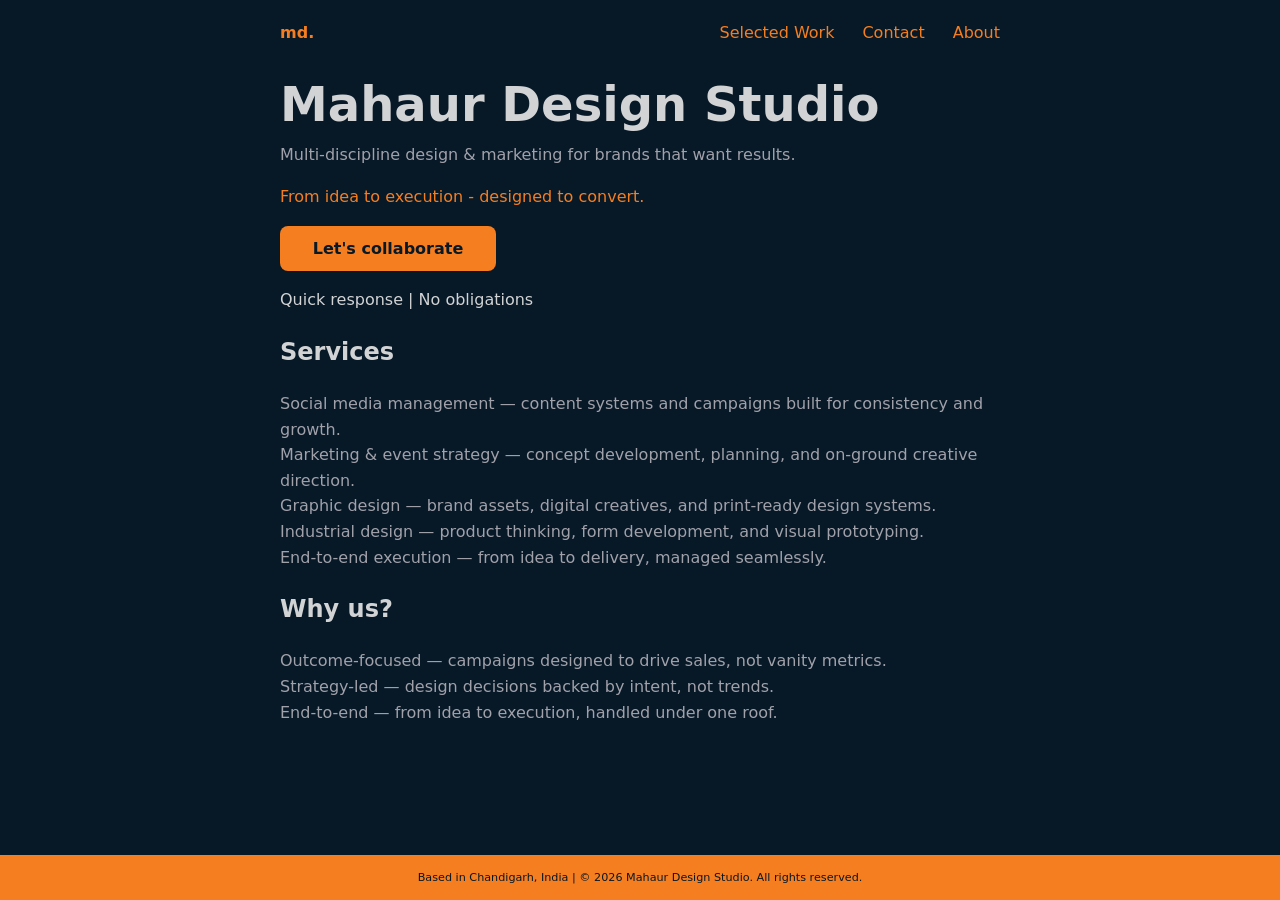
<file: index.html>
<!DOCTYPE html>
<html lang="en">

<head>
    <meta charset="UTF-8">
    <meta name="viewport" content="width=device-width, initial-scale=1.0">
    <title>Mahaur Design Studio</title>
    <link rel="stylesheet" href="styles.css">
    <link rel="icon" href="assets/favicon.png" type="image/png">
    <meta name="description"
        content="Multi-discipline design & marketing for brands that want results: social media management, marketing & events, graphic and industrial design.">
    <meta property="og:title" content="Mahaur Design Studio">
    <meta property="og:description"
        content="Multi-discipline design & marketing for brands that want results: social media management, marketing & events, graphic and industrial design.">
    <meta property="og:type" content="website">
    <meta property="og:url" content="https://www.mdstudio.in/">
    <meta property="og:image" content="https://www.mdstudio.in/assets/og_image.png">
</head>

<body>
    <header class="wrap">
        <nav class="navbar">
            <div class="logo">
                <a href="/">md.</a>
            </div>
            <div class="nav-links">
                <a href="./work.html">Selected Work</a>
                <a href="mailto:shivam@mdstudio.in">Contact</a>
                <a href="./about.html">About</a>
            </div>
        </nav>
    </header>
    <main class="wrap">
        <section class="hero">
            <h1>Mahaur Design Studio</h1>
            <p class="lead">Multi-discipline design & marketing for brands that want results.</p>
            <p class="subhead">From idea to execution - designed to convert.</p>
            <div class="cta">
                <a href="mailto:shivam@mdstudio.in">Let's collaborate</a>
            </div>
            <p>Quick response | No obligations</p>
        </section>
        <section class="services">
            <h2>Services</h2>
            <p class="lead">Social media management — content systems and campaigns built for consistency and growth.
            </p>
            <p class="lead">Marketing & event strategy — concept development, planning, and on-ground creative
                direction.</p>
            <p class="lead">Graphic design — brand assets, digital creatives, and print-ready design systems.</p>
            <p class="lead">Industrial design — product thinking, form development, and visual prototyping.</p>
            <p class="lead">End-to-end execution — from idea to delivery, managed seamlessly.</p>
        </section>
        <section id="about">
            <h2>Why us?</h2>
            <p class="lead">Outcome-focused — campaigns designed to drive sales, not vanity metrics.</p>
            <p class="lead">Strategy-led — design decisions backed by intent, not trends.</p>
            <p class="lead">End-to-end — from idea to execution, handled under one roof.</p>
        </section>
    </main>
    <footer class="footer">
        <p>Based in Chandigarh, India | &copy; 2026 Mahaur Design Studio. All rights reserved.</p>
    </footer>
</body>

</html>
</file>
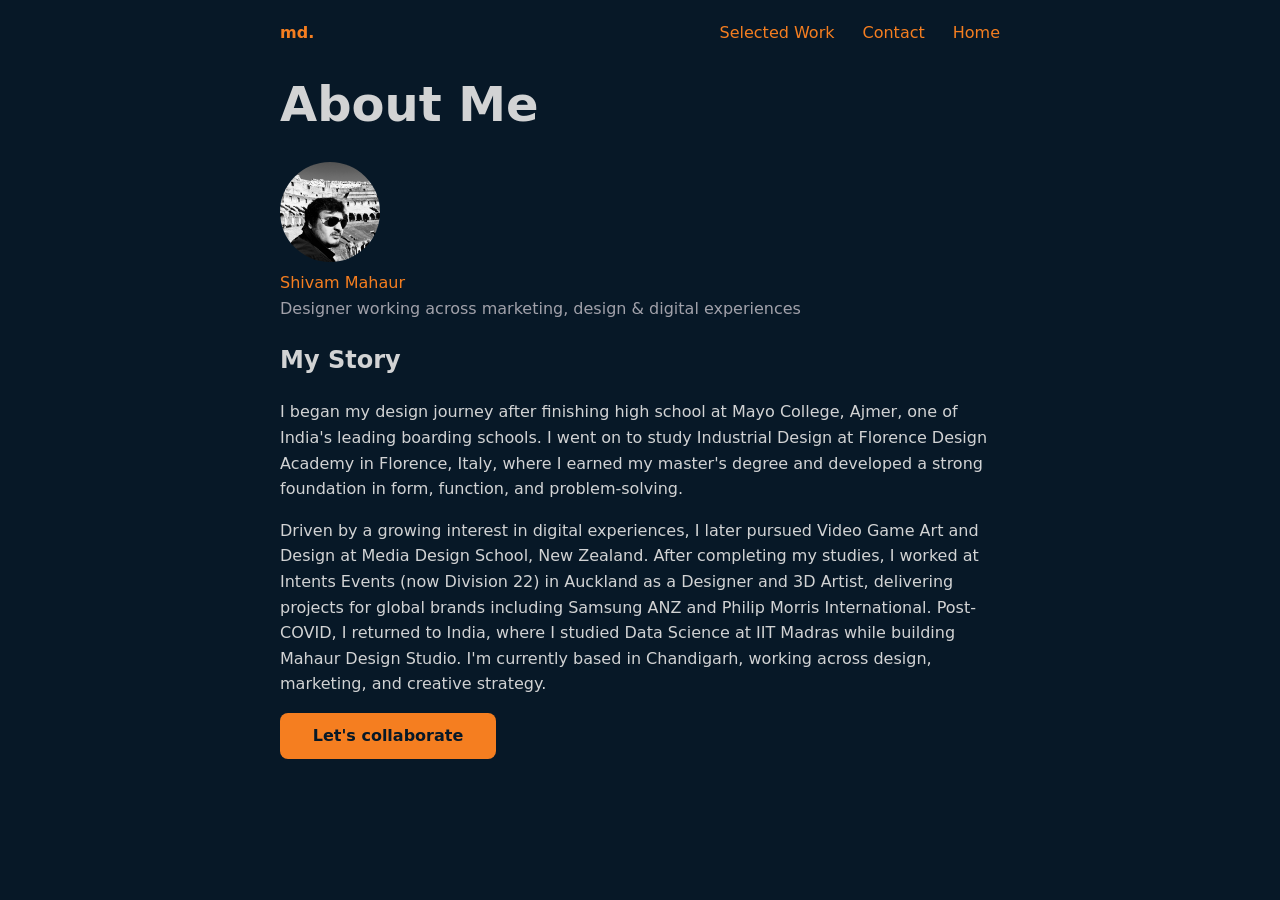
<file: about.html>
<!DOCTYPE html>
<html lang="en">

<head>
    <meta charset="UTF-8">
    <meta name="viewport" content="width=device-width, initial-scale=1.0">
    <title>About Me</title>
    <link rel="stylesheet" href="styles.css">
    <link rel="icon" href="assets/favicon.png" type="image/png">
    <meta name="description"
        content="Multi-discipline design & marketing for brands that want results: social media management, marketing & events, graphic and industrial design.">
    <meta property="og:title" content="Mahaur Design Studio">
    <meta property="og:type" content="website">
    <meta property="og:url" content="https://www.mdstudio.in/">
    <meta property="og:image" content="assets/og_image.png">
</head>

<body>
    <header class="wrap">
        <nav class="navbar">
            <div class="logo">
                <a href="/">md.</a>
            </div>
            <div class="nav-links">
                <a href="./work.html">Selected Work</a>
                <a href="mailto:shivam@mdstudio.in">Contact</a>
                <a href="./index.html">Home</a>
            </div>
        </nav>
    </header>
    <main class="wrap">
        <section class="hero">
            <h1 class="about">About Me</h1>
            <img class="smphoto" src="./assets/smphoto.png" alt="Shivam Mahaur Photo">
            <p class="lead-about">Shivam Mahaur</p>
            <p class="subhead-about">Designer working across marketing, design & digital experiences</p>
        </section>
        <section class="services">
            <h2>My Story</h2>
            <p>
                I began my design journey after finishing high school at Mayo College, Ajmer, one of India's leading
                boarding schools.
                I went on to study Industrial Design at Florence Design Academy in Florence, Italy,
                where I earned my master's degree and developed a strong foundation in form, function, and
                problem-solving.
            </p>
            <p>
                Driven by a growing interest in digital experiences, I later pursued Video Game Art and Design at Media
                Design School,
                New Zealand. After completing my studies, I worked at Intents Events (now Division 22) in Auckland as a
                Designer and
                3D Artist, delivering projects for global brands including Samsung ANZ and Philip Morris International.
                Post-COVID, I returned to India, where I studied Data Science at IIT Madras while building Mahaur Design
                Studio.
                I'm currently based in Chandigarh, working across design, marketing, and creative strategy.
            </p>
            <div class="cta">
                <a href="mailto:shivam@mdstudio.in">Let's collaborate</a>
            </div>
        </section>
    </main>
</body>

</html>
</file>
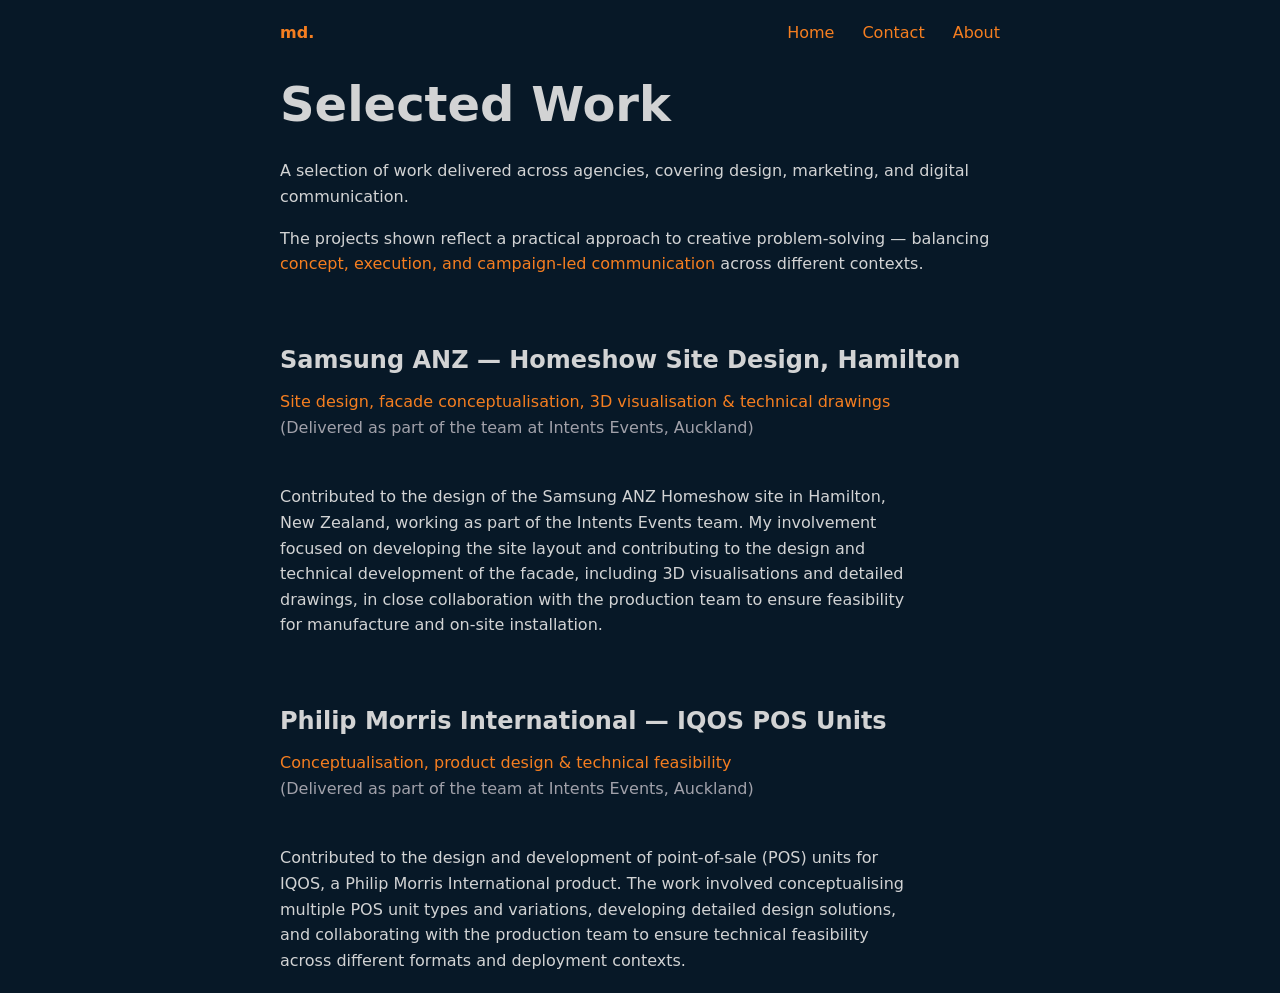
<file: work.html>
<!DOCTYPE html>
<html lang="en">

<head>
    <meta charset="UTF-8">
    <meta name="viewport" content="width=device-width, initial-scale=1.0">
    <title>Selected Work</title>
    <link rel="stylesheet" href="styles.css">
    <link rel="icon" href="assets/favicon.png" type="image/png">
    <meta name="description"
        content="Multi-discipline design & marketing for brands that want results: social media management, marketing & events, graphic and industrial design.">
    <meta property="og:title" content="Mahaur Design Studio">
    <meta property="og:description"
        content="Multi-discipline design & marketing for brands that want results: social media management, marketing & events, graphic and industrial design.">
    <meta property="og:type" content="website">
    <meta property="og:url" content="https://www.mdstudio.in/">
    <meta property="og:image" content="https://www.mdstudio.in/assets/og_image.png">
</head>

<body>
    <header class="wrap">
        <nav class="navbar">
            <div class="logo">
                <a href="/">md.</a>
            </div>
            <div class="nav-links">
                <a href="./index.html">Home</a>
                <a href="mailto:shivam@mdstudio.in">Contact</a>
                <a href="./about.html">About</a>
            </div>
        </nav>
    </header>
    <main class="wrap">
        <section class="hero">
            <h1>Selected Work</h1>
            <p>A selection of work delivered across agencies, covering design, marketing, and digital
                communication.</p>
            <p>The projects shown reflect a practical approach to creative problem-solving — balancing
                <span class="subhead">concept, execution, and campaign-led communication</span> across different
                contexts.
            </p>
        </section>
        <section class="project">
            <header>
                <h2>Samsung ANZ — Homeshow Site Design, Hamilton</h2>
                <p class="subhead">Site design, facade conceptualisation, 3D visualisation & technical drawings</p>
                <p class="lead">(Delivered as part of the team at Intents Events, Auckland)</p>
            </header>
            <div class="project-media">
                <!-- Images / renders / drawings go here -->
            </div>
            <p class="copy">
                Contributed to the design of the Samsung ANZ Homeshow site in Hamilton, New Zealand, working as part of
                the Intents Events team. My involvement focused on developing the site layout and contributing to the
                design and
                technical development of the facade, including 3D visualisations and detailed drawings, in close
                collaboration with the production team to ensure feasibility for manufacture and on-site installation.
            </p>
        </section>
        <section class="project">
            <header>
                <h2>Philip Morris International — IQOS POS Units</h2>
                <p class="subhead">Conceptualisation, product design & technical feasibility</p>
                <p class="lead">(Delivered as part of the team at Intents Events, Auckland)</p>
            </header>
            <div class="project-media">
                <!-- Images / renders / drawings go here -->
            </div>
            <p class="copy">
                Contributed to the design and development of point-of-sale (POS) units for IQOS, a Philip Morris
                International product. The work involved conceptualising multiple POS unit types and variations,
                developing detailed design solutions, and collaborating with the production team to ensure technical
                feasibility across different formats and deployment contexts.
            </p>
        </section>
    </main>
</body>

</html>
</file>
<file: styles.css>
:root {
    --bg:#071827;
    --fg: #d2d3d4;
    --muted: #a1a1aa;
    --accent: #f57e20;
}

* {
    box-sizing: border-box;
}

body {
    margin: 0;
    font-family: system-ui, -apple-system, BlinkMacSystemFont, 'Segoe UI', Roboto, Oxygen, Ubuntu, Cantarell, 'Open Sans', 'Helvetica Neue', sans-serif;
    background-color: var(--bg);
    color: var(--fg);
}

.navbar {
    display: flex;
    flex-direction: row;
    justify-content: space-between;
}

.logo {
    font-weight: bold;
}

.nav-links {
    display: flex;
    flex-direction: row;
    gap: 28px;
}

.wrap {
    max-width: 720px;
    margin: 20px auto;
    padding: 0;
    line-height: 1.6;
}

h1 {
    font-size: clamp(28px, 6vw, 48px);
    margin: 0;
}

.lead {
    color: var(--muted);
    margin: 0;
}

.lead-about {
    color: var(--accent);
    margin: 0;
}

.subhead {
    color: var(--accent);
}

.subhead-about{
    color: var(--muted);
    margin: 0;
}

a {
    color: var(--accent);
    text-decoration: none;
}

a:hover {
    text-decoration: underline;
}

.cta {
    max-width: 30%;
    text-align: center;
    background: var(--accent);
    color: var(--bg);
    padding: 10px 16px;
    font-weight: bold;
    border-radius: 8px;
}

.cta > a {
    color: var(--bg);
    text-decoration: none;
}

.cta:hover {
    background: var(--fg);
    color: var(--accent);
}

.footer {
    position: fixed;
    padding: 5px 10px;
    margin-top: 5px;
    left: 0;
    bottom: 0;
    width: 100%;
    text-align: center;
    font-size: 0.7em;
    background-color: var(--accent);
    color: var(--bg);
}

.smphoto {
    width: 100px;
    border-radius: 50%;
}

.about {
    margin: 20px 0px;
}

.project {
    margin-top: 64px;
}

.project p {
    padding: 0;
    margin: 0;
}

.project .copy {
    margin-top: 20px;
    max-width: 640px;
}

.project h2 {
    margin-bottom: 10px;
}

.project-media {
    margin-top: 20px;
    margin-bottom: 24px;
    border-radius: 8px;
    overflow: hidden;
}

@media screen and (max-width:600px) {
    .wrap {
        padding:20px 10px;
    }

    .cta {
        max-width: 100vw;
    }

    .footer {
        position: relative;
        padding: 20px 16px;
        left: 0;
        bottom: 0;
        width: 100%;
        text-align: center;
        font-size: 0.7em;
        background-color: var(--accent);
        color: var(--bg);
    }
}
</file>
